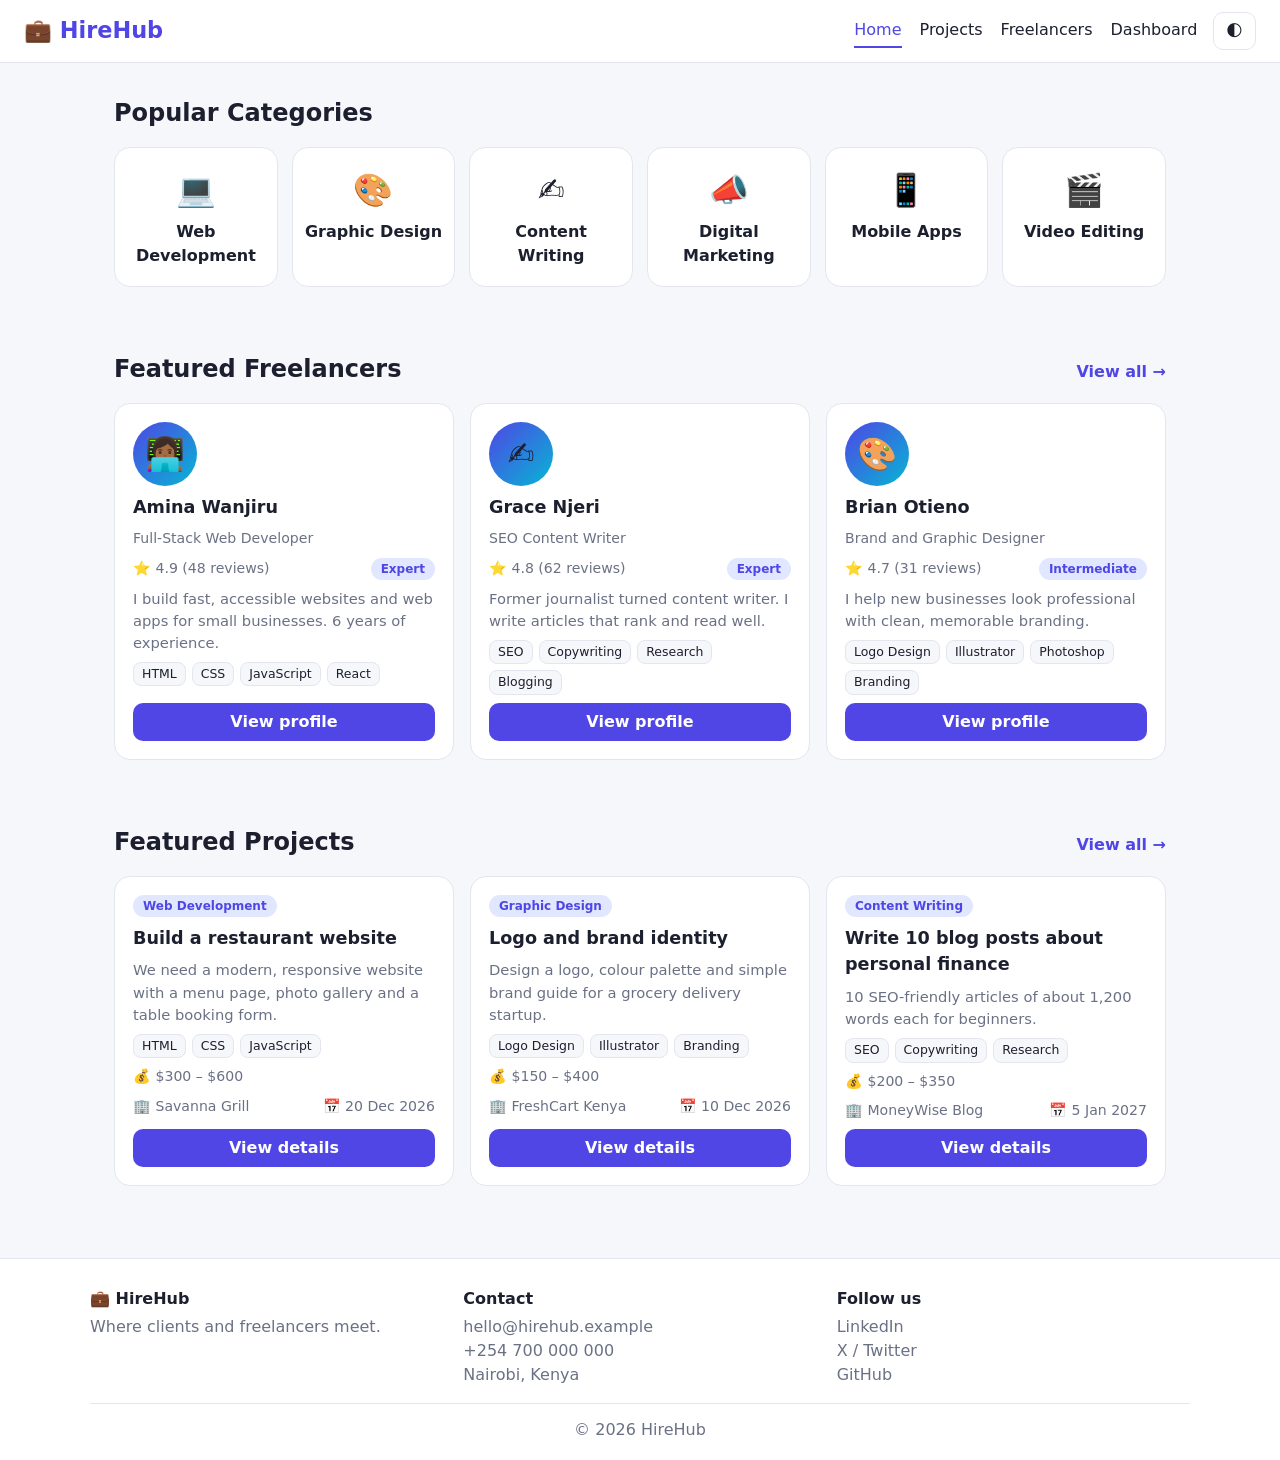
<file: index.html>
<!DOCTYPE html>
<html lang="en">
<head>
  <meta charset="utf-8">
  <meta name="viewport" content="width=device-width, initial-scale=1">
  <title>HireHub – Freelancing Marketplace</title>
  <link rel="stylesheet" href="css/style.css">
</head>
<body data-page="home">

  <div id="siteHeader"></div>

  <main>
    <section id="categories">
  <h2>Popular Categories</h2>
  <div class="cat-grid" id="categoryGrid"></div>
</section>

<section id="featuredFreelancers">
  <div class="section-head">
    <h2>Featured Freelancers</h2>
    <a href="freelancers.html">View all →</a>
  </div>
  <div class="grid" id="freelancerGrid"></div>
</section>

<section id="featuredProjects">
  <div class="section-head">
    <h2>Featured Projects</h2>
    <a href="projects.html">View all →</a>
  </div>
  <div class="grid" id="projectGrid"></div>
</section>
  </main>

  <div id="siteFooter"></div>

  <script src="js/layout.js"></script>
<script src="js/data.js"></script>
<script src="js/home.js"></script>
</body>
</html>
</file>
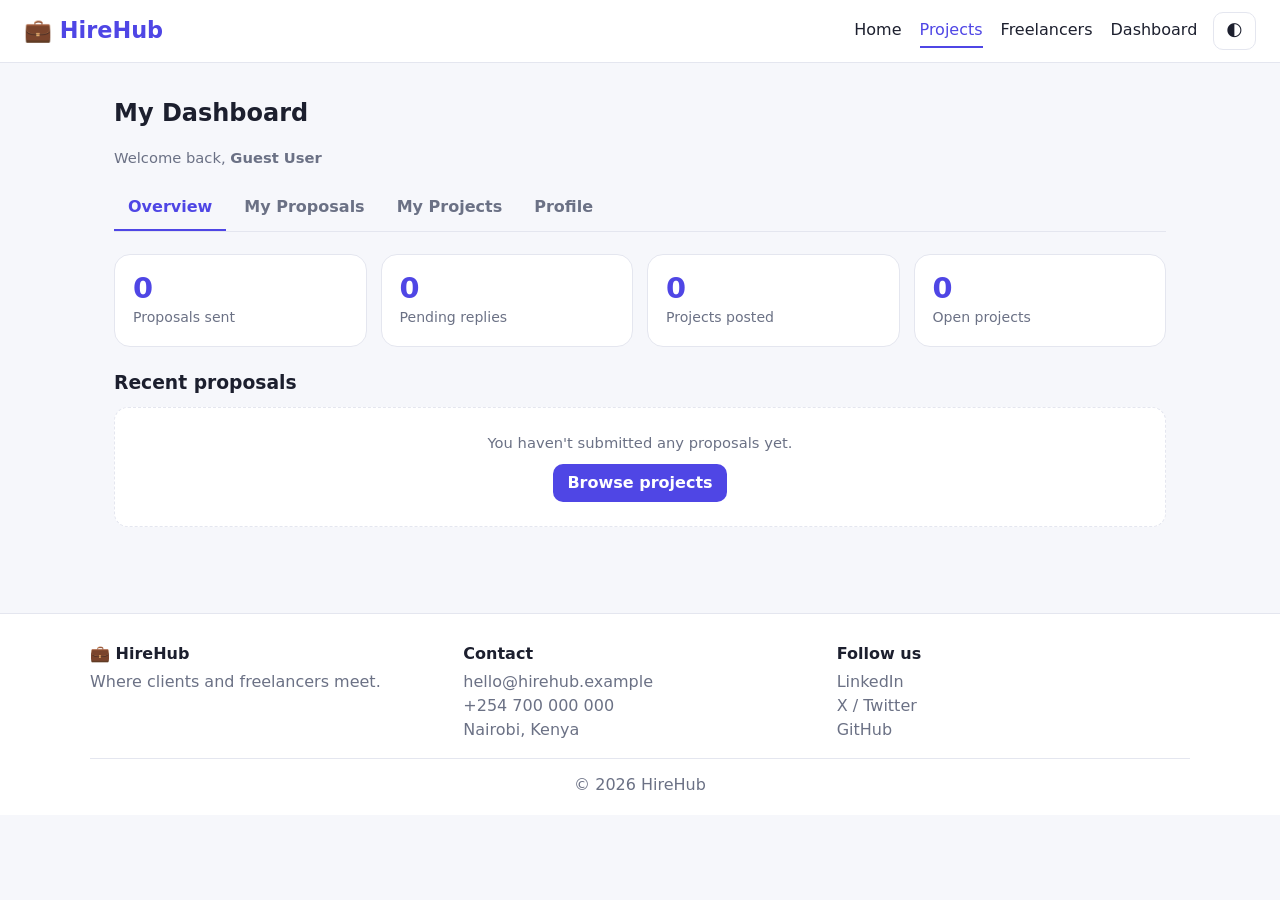
<file: dashboard.html>
<!DOCTYPE html>
<html lang="en">
<head>
  <meta charset="utf-8">
  <meta name="viewport" content="width=device-width, initial-scale=1">
  <title>Projects – HireHub</title>              <!-- change the title -->
  <link rel="stylesheet" href="css/style.css">
</head>
<body data-page="projects">                      <!-- projects / freelancers / dashboard -->

  <div id="siteHeader"></div>

  <main>
  <section>
    <h2>My Dashboard</h2>
    <p class="desc" id="dashSub"></p>

    <div class="tabs" id="tabs">
      <button class="tab active" data-tab="overview">Overview</button>
      <button class="tab" data-tab="proposals">My Proposals</button>
      <button class="tab" data-tab="posted">My Projects</button>
      <button class="tab" data-tab="profile">Profile</button>
    </div>

    <div id="tabContent"></div>
  </section>
</main>
  <div id="siteFooter"></div>

 <script src="js/layout.js"></script>
<script src="js/data.js"></script>
<script src="js/dashboard.js"></script>
</body>
</html>
</file>
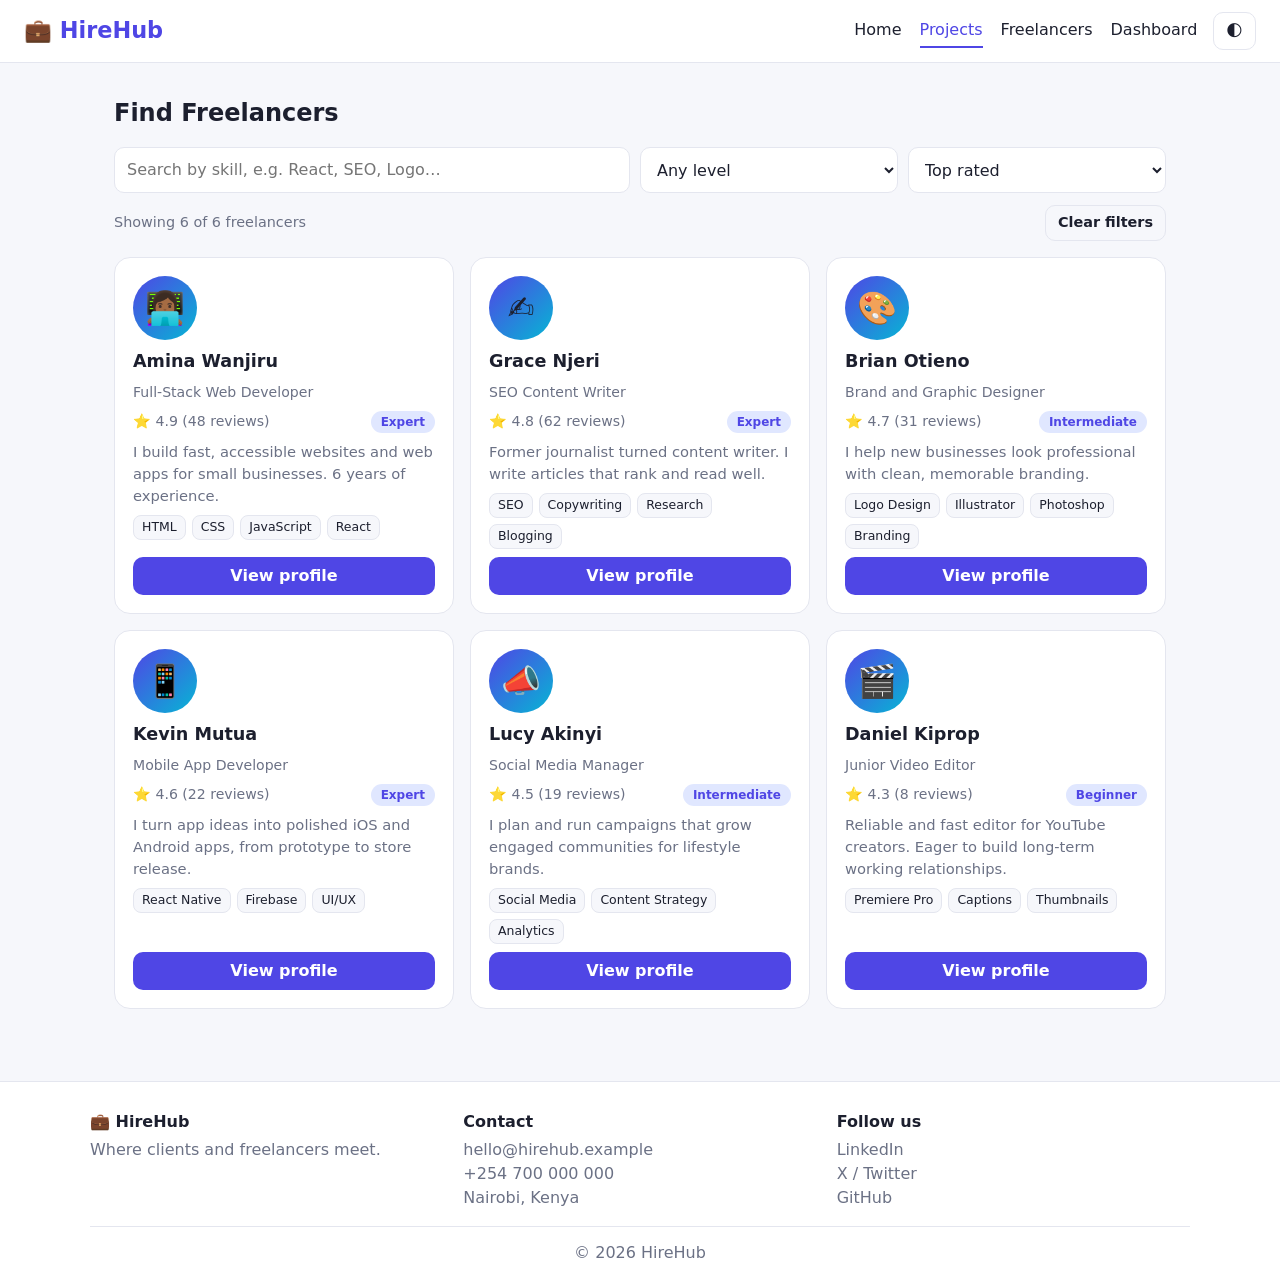
<file: freelancers.html>
<!DOCTYPE html>
<html lang="en">
<head>
  <meta charset="utf-8">
  <meta name="viewport" content="width=device-width, initial-scale=1">
  <title>Projects – HireHub</title>              <!-- change the title -->
  <link rel="stylesheet" href="css/style.css">
</head>
<body data-page="projects">                      <!-- projects / freelancers / dashboard -->

  <div id="siteHeader"></div>

 <main>
  <section>
    <h2>Find Freelancers</h2>

    <div class="toolbar three">
      <input type="text" id="skillSearch" placeholder="Search by skill, e.g. React, SEO, Logo…">

      <select id="levelFilter">
        <option value="all">Any level</option>
        <option value="Beginner">Beginner</option>
        <option value="Intermediate">Intermediate</option>
        <option value="Expert">Expert</option>
      </select>

      <select id="sortFreelancers">
        <option value="rating">Top rated</option>
        <option value="reviews">Most reviews</option>
      </select>
    </div>

    <div class="results-info">
      <span id="resultCount"></span>
      <button class="ghost small" id="clearFilters">Clear filters</button>
    </div>

    <div class="grid" id="freelancerGrid"></div>
  </section>
</main>

<!-- Profile pop-up -->
<div class="overlay" id="profileOverlay">
  <div class="modal-box" id="profileBox"></div>
</div>

  <div id="siteFooter"></div>

 <script src="js/layout.js"></script>
<script src="js/data.js"></script>
<script src="js/freelancers.js"></script>
</html>
</file>
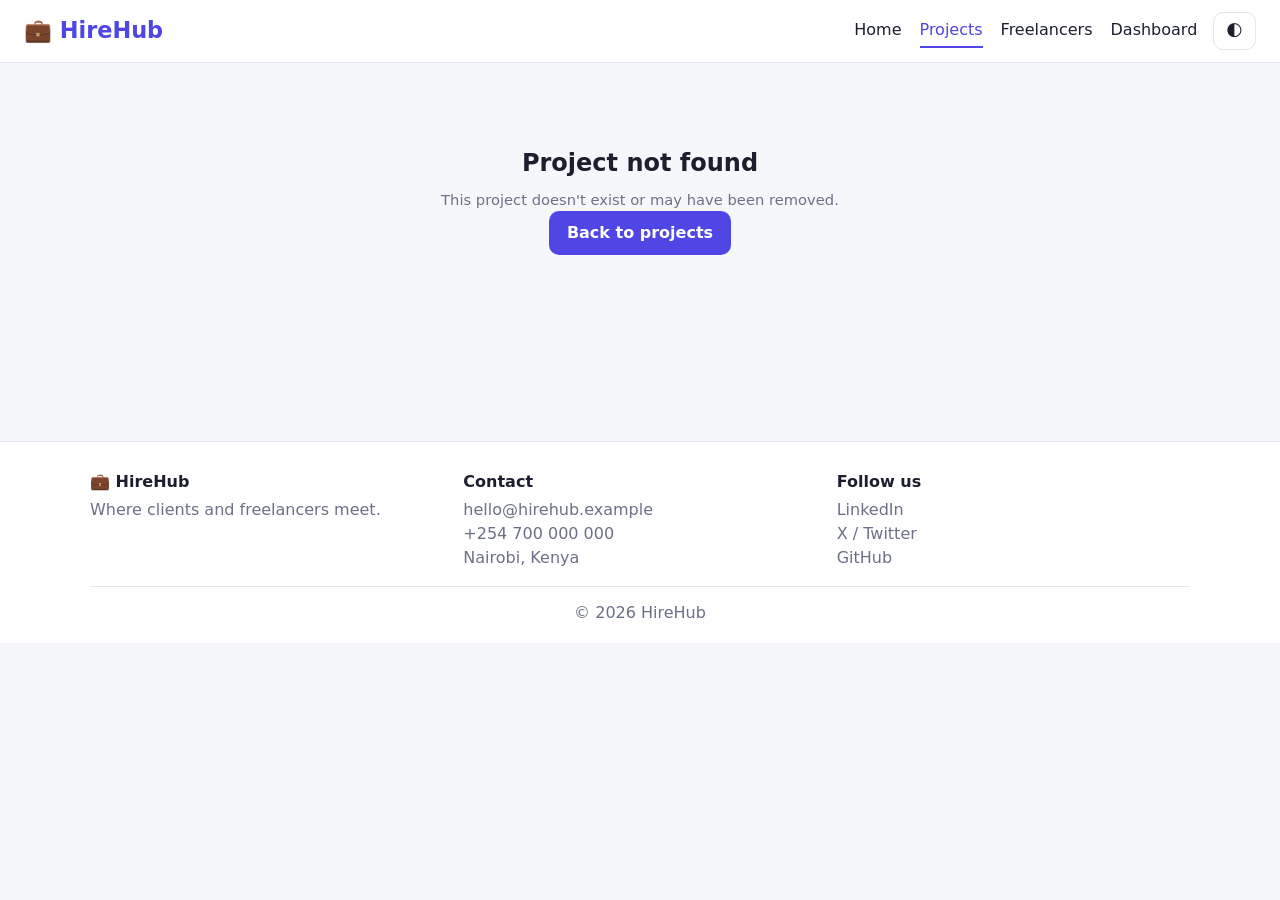
<file: project.html>
<!DOCTYPE html>
<html lang="en">
<head>
  <meta charset="utf-8">
  <meta name="viewport" content="width=device-width, initial-scale=1">
  <title>Projects – HireHub</title>              <!-- change the title -->
  <link rel="stylesheet" href="css/style.css">
</head>
<body data-page="projects">                      <!-- projects / freelancers / dashboard -->

  <div id="siteHeader"></div>

  <main>
  <section id="projectDetail"></section>

  <!-- Step 6 will build the proposal form here -->
  <section id="proposalSection"></section>
</main>

  <div id="siteFooter"></div>

 <script src="js/layout.js"></script>
<script src="js/data.js"></script>
<script src="js/project.js"></script>
</body>
</html>
</file>
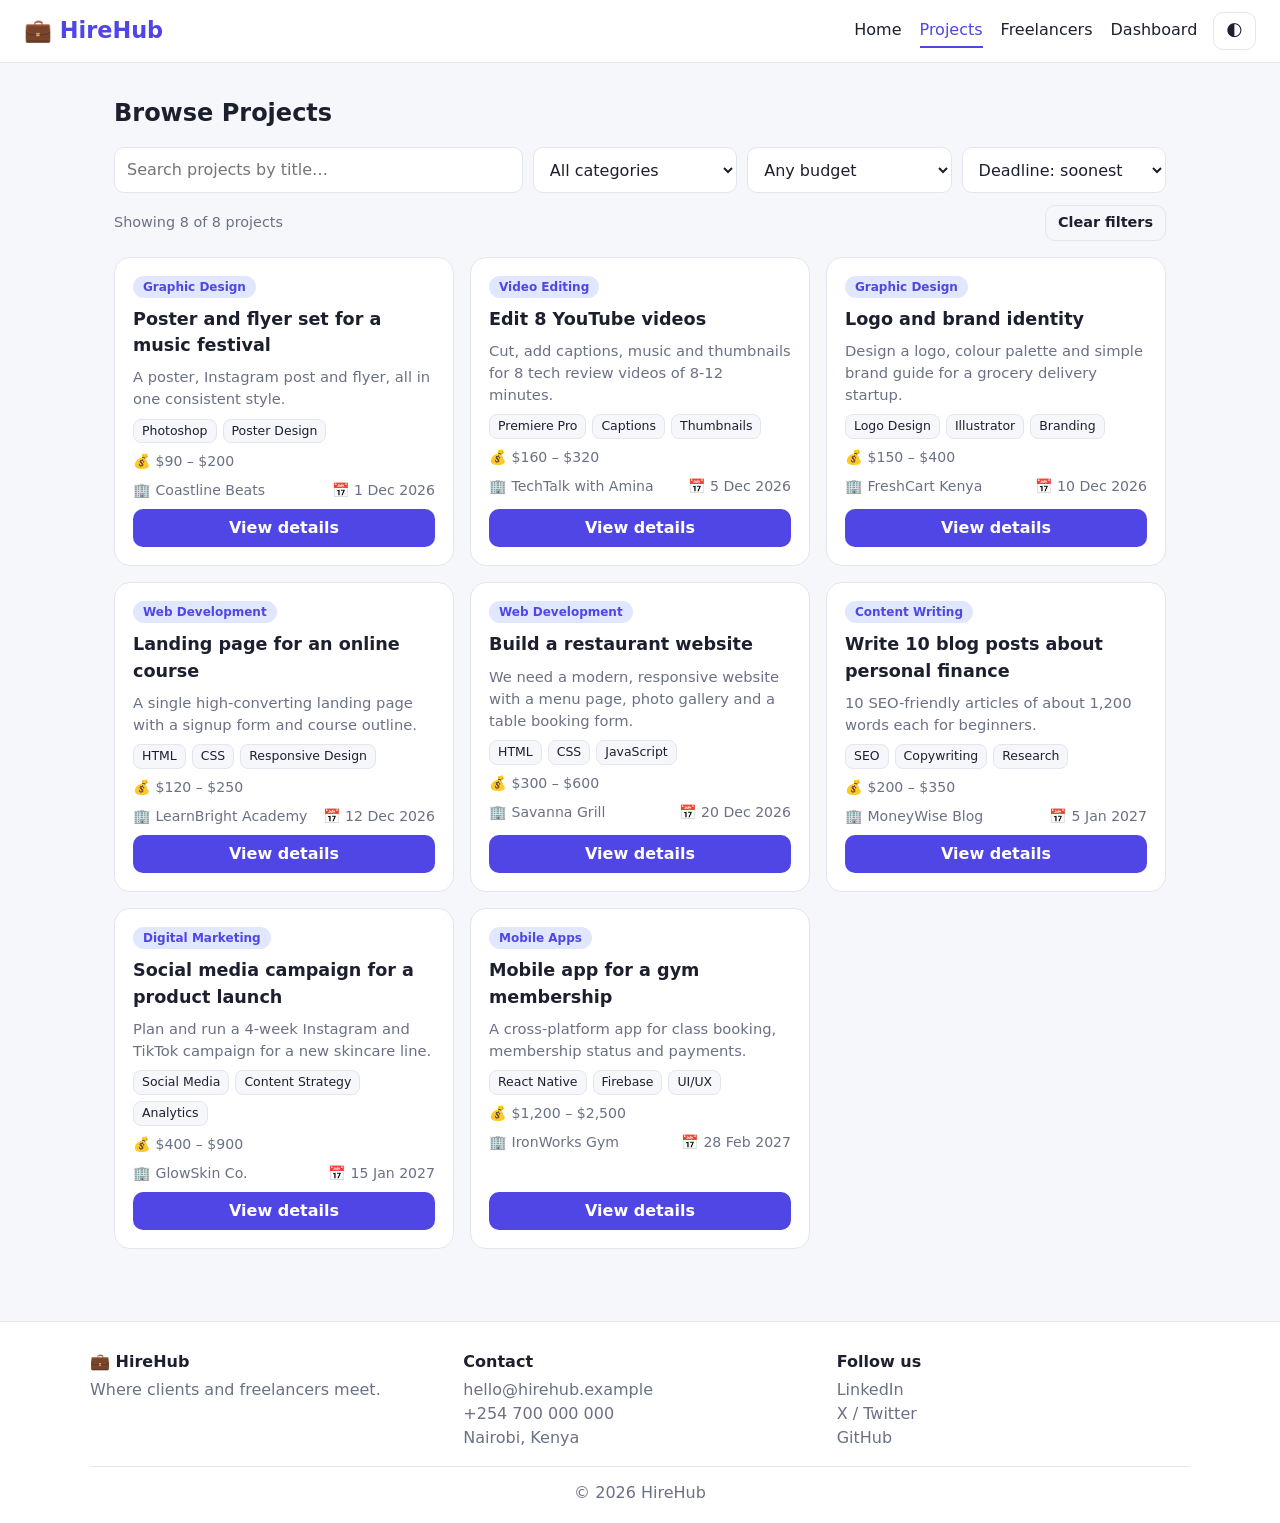
<file: projects.html>
<!DOCTYPE html>
<html lang="en">
<head>
  <meta charset="utf-8">
  <meta name="viewport" content="width=device-width, initial-scale=1">
  <title>Projects – HireHub</title>              <!-- change the title -->
  <link rel="stylesheet" href="css/style.css">
</head>
<body data-page="projects">                      <!-- projects / freelancers / dashboard -->

  <div id="siteHeader"></div>

 <main>
  <section>
    <h2>Browse Projects</h2>

    <div class="toolbar">
      <input type="text" id="projectSearch" placeholder="Search projects by title…">

      <select id="categoryFilter"></select>

      <select id="budgetFilter">
        <option value="all">Any budget</option>
        <option value="low">Up to $300</option>
        <option value="mid">$300 – $1,000</option>
        <option value="high">Over $1,000</option>
      </select>

      <select id="sortProjects">
        <option value="deadline">Deadline: soonest</option>
        <option value="budgetHigh">Budget: high to low</option>
        <option value="budgetLow">Budget: low to high</option>
      </select>
    </div>

    <div class="results-info">
      <span id="resultCount"></span>
      <button class="ghost small" id="clearFilters">Clear filters</button>
    </div>

    <div class="grid" id="projectGrid"></div>
  </section>
</main> 
  <div id="siteFooter"></div>

 <script src="js/layout.js"></script>
<script src="js/data.js"></script>
<script src="js/projects.js"></script>
</body>
</html>
</file>
<file: css/style.css>
/* ---------- 1. Variables (change colors in one place) ---------- */
:root {
  --bg: #f6f7fb;
  --surface: #ffffff;
  --text: #1c1f2e;
  --muted: #6b7185;
  --brand: #4f46e5;
  --brand-2: #06b6d4;
  --line: #e4e6ef;
}

/* ---------- 2. Reset and base ---------- */
* {
  box-sizing: border-box;
  margin: 0;
  padding: 0;
}

html {
  scroll-behavior: smooth;
  scroll-padding-top: 70px;   /* so the sticky navbar doesn't cover headings */
}

body {
  font-family: system-ui, -apple-system, "Segoe UI", Roboto, sans-serif;
  background: var(--bg);
  color: var(--text);
  line-height: 1.5;
}

a {
  text-decoration: none;
  color: inherit;
}

/* ---------- 3. Buttons ---------- */
.btn,
button {
  font: inherit;
  cursor: pointer;
  border: 0;
  border-radius: 10px;
  padding: 10px 18px;
  background: var(--brand);
  color: #fff;
  font-weight: 600;
  display: inline-block;
}

.btn:hover,
button:hover {
  opacity: 0.9;
}

/* ---------- 4. Navbar ---------- */
.navbar {
  position: sticky;
  top: 0;
  z-index: 50;
  display: flex;
  align-items: center;
  gap: 16px;
  padding: 12px 24px;
  background: var(--surface);
  border-bottom: 1px solid var(--line);
}

.logo {
  font-size: 1.4rem;
  font-weight: 800;
  color: var(--brand);
}

.navbar nav {
  display: flex;
  gap: 18px;
  margin-left: auto;   /* pushes the links to the right */
}

.navbar nav a {
  font-weight: 500;
  padding: 4px 0;
  border-bottom: 2px solid transparent;
}

.navbar nav a:hover {
  color: var(--brand);
}

.navbar nav a.active {   /* the page you are on */
  color: var(--brand);
  border-bottom-color: var(--brand);
}

/* ---------- 5. Page sections ---------- */
main section {
  max-width: 1100px;
  margin: 0 auto;
  padding: 32px 24px;
}

main section h2 {
  margin-bottom: 16px;
  font-size: 1.5rem;
}

/* ---------- 6. Hero ---------- */
.hero {
  max-width: none;   /* let the background span the full width */
  text-align: center;
  padding: 80px 24px;
  background: linear-gradient(135deg, var(--brand), var(--brand-2));
  color: #fff;
}

.hero h1 {
  font-size: clamp(2rem, 5vw, 3.2rem);   /* scales with screen size */
  line-height: 1.15;
  max-width: 750px;
  margin: 0 auto 12px;
}

.hero p {
  max-width: 600px;
  margin: 0 auto 22px;
  font-size: 1.1rem;
}

.hero .btn {
  background: #fff;
  color: var(--brand);
  margin: 4px;
}

.hero .btn-light {
  background: transparent;
  color: #fff;
  border: 2px solid #fff;
}

/* ---------- 7. Footer ---------- */
footer {
  margin-top: 40px;
  padding: 28px 24px 18px;
  background: var(--surface);
  border-top: 1px solid var(--line);
  color: var(--muted);
}

.footer-grid {
  max-width: 1100px;
  margin: 0 auto 16px;
  display: grid;
  gap: 20px;
  grid-template-columns: repeat(auto-fit, minmax(200px, 1fr));
}

.footer-grid strong {
  display: block;
  color: var(--text);
  margin-bottom: 4px;
}

.footer-grid a {
  display: block;
}

.footer-grid a:hover {
  color: var(--brand);
}

footer .copy {
  max-width: 1100px;
  margin: 0 auto;
  border-top: 1px solid var(--line);
  padding-top: 14px;
  text-align: center;
}
/* ---------- 9. Cards, grids, tags (Step 3) ---------- */
.grid {
  display: grid;
  gap: 16px;
  grid-template-columns: repeat(auto-fill, minmax(280px, 1fr));
}

.card {
  background: var(--surface);
  border: 1px solid var(--line);
  border-radius: 16px;
  padding: 18px;
  display: flex;
  flex-direction: column;
  gap: 8px;
}

.card h3 {
  font-size: 1.1rem;
}

.card .btn {
  margin-top: auto;      /* pushes the button to the bottom of every card */
  text-align: center;
}

.btn.small {
  padding: 7px 14px;
}

.desc {
  font-size: 0.92rem;
  color: var(--muted);
}

.meta {
  display: flex;
  justify-content: space-between;
  gap: 8px;
  flex-wrap: wrap;
  color: var(--muted);
  font-size: 0.88rem;
}

.badge {
  align-self: flex-start;
  background: #e0e7ff;
  color: var(--brand);
  font-size: 0.75rem;
  font-weight: 600;
  padding: 2px 10px;
  border-radius: 99px;
}

.tags {
  display: flex;
  flex-wrap: wrap;
  gap: 6px;
}

.tag {
  background: var(--bg);
  border: 1px solid var(--line);
  border-radius: 8px;
  padding: 2px 8px;
  font-size: 0.78rem;
}

.avatar {
  width: 64px;
  height: 64px;
  border-radius: 50%;
  background: linear-gradient(135deg, var(--brand), var(--brand-2));
  display: grid;
  place-items: center;
  font-size: 2rem;
}

.section-head {
  display: flex;
  justify-content: space-between;
  align-items: baseline;
  margin-bottom: 16px;
}

.section-head h2 {
  margin: 0;
}

.section-head a {
  color: var(--brand);
  font-weight: 600;
}

.cat-grid {
  display: grid;
  gap: 14px;
  grid-template-columns: repeat(auto-fit, minmax(150px, 1fr));
}

.cat-card {
  background: var(--surface);
  border: 1px solid var(--line);
  border-radius: 16px;
  padding: 18px 10px;
  text-align: center;
  display: flex;
  flex-direction: column;
  gap: 6px;
  transition: transform 0.15s, border-color 0.15s;
}

.cat-card:hover {
  transform: translateY(-3px);
  border-color: var(--brand);
}

.cat-emoji {
  font-size: 2rem;
}

/* ---------- 13. Freelancers page and profile pop-up (Step 7) ---------- */
.toolbar.three {
  grid-template-columns: 2fr 1fr 1fr;
}

.overlay {
  position: fixed;
  inset: 0;
  background: rgba(0, 0, 0, 0.5);
  display: none;
  align-items: center;
  justify-content: center;
  z-index: 100;
}

.overlay.show {
  display: flex;
}

.modal-box {
  background: var(--surface);
  width: min(560px, 94%);
  max-height: 90vh;
  overflow-y: auto;
  border-radius: 16px;
  padding: 18px 22px 24px;
}

.modal-box h3 {
  margin: 18px 0 6px;
}

.drawer-head {
  display: flex;
  justify-content: space-between;
  align-items: center;
}

.profile-head {
  display: flex;
  align-items: center;
  gap: 16px;
}

.profile-head .avatar {
  width: 80px;
  height: 80px;
  font-size: 2.4rem;
  flex-shrink: 0;
}

.profile-head .meta {
  justify-content: flex-start;
  gap: 12px;
  margin-top: 4px;
}

.portfolio {
  list-style: none;
  display: grid;
  gap: 6px;
}

.portfolio li {
  background: var(--bg);
  border: 1px solid var(--line);
  border-radius: 10px;
  padding: 8px 12px;
  font-size: 0.92rem;
}

.review {
  border-bottom: 1px solid var(--line);
  padding: 8px 0;
}

.stars {
  color: #f59e0b;
  letter-spacing: 1px;
}

/* ---------- 14. Dashboard (Step 8) ---------- */
.tabs {
  display: flex;
  gap: 4px;
  border-bottom: 1px solid var(--line);
  margin: 16px 0 22px;
  overflow-x: auto;
}

.tab {
  background: transparent;
  color: var(--muted);
  border-radius: 0;
  border-bottom: 2px solid transparent;
  padding: 10px 14px;
  white-space: nowrap;
}

.tab.active {
  color: var(--brand);
  border-bottom-color: var(--brand);
}

.dash-h {
  margin: 22px 0 10px;
}

.stats {
  display: grid;
  gap: 14px;
  grid-template-columns: repeat(auto-fit, minmax(150px, 1fr));
}

.stat-card {
  background: var(--surface);
  border: 1px solid var(--line);
  border-radius: 16px;
  padding: 18px;
  display: flex;
  flex-direction: column;
  gap: 2px;
}

.stat-card strong {
  font-size: 1.8rem;
  color: var(--brand);
  line-height: 1.1;
}

.stat-card span {
  color: var(--muted);
  font-size: 0.88rem;
}

.list-row {
  display: flex;
  justify-content: space-between;
  align-items: center;
  gap: 14px;
  background: var(--surface);
  border: 1px solid var(--line);
  border-radius: 14px;
  padding: 14px 16px;
  margin-bottom: 10px;
}

.list-row a strong:hover {
  color: var(--brand);
}

.row-actions {
  display: flex;
  align-items: center;
  gap: 8px;
  flex-wrap: wrap;
  justify-content: flex-end;
}

.row-actions select {
  width: auto;
  padding: 5px 8px;
}

.pill {
  font-size: 0.78rem;
  font-weight: 600;
  padding: 2px 10px;
  border-radius: 99px;
  white-space: nowrap;
}

.pill.pending     { background: #fef3c7; color: #b45309; }
.pill.open        { background: #d9f3e4; color: #1b8a4b; }
.pill.in-progress { background: #dbeafe; color: #1d4ed8; }
.pill.completed   { background: #e0e7ff; color: #4f46e5; }

.empty-box {
  background: var(--surface);
  border: 1px dashed var(--line);
  border-radius: 14px;
  padding: 24px;
  text-align: center;
  margin-bottom: 14px;
}

.empty-box .btn {
  margin-top: 10px;
}@media (max-width: 700px) {
  .stats {
    grid-template-columns: 1fr 1fr;
  }
}

.flash {
  background: #d9f3e4;
  color: #1b8a4b;
  border-radius: 10px;
  padding: 10px 14px;
  margin-bottom: 16px;
  font-weight: 600;
}

.form-card.wide {
  max-width: none;
  margin-top: 24px;
}

.two-col {
  display: grid;
  gap: 14px;
  grid-template-columns: 1fr 1fr;
}
  .list-row {
    flex-direction: column;
    align-items: flex-start;
  }

  .row-actions {
    justify-content: flex-start;
  }

  .two-col {
    grid-template-columns: 1fr;
  }
  /* ---------- 15. Dark mode and polish (Step 9) ---------- */

/* Colours that were hard-coded earlier now become variables */
:root {
  --badge-bg: #e0e7ff;
  --ok-bg: #d9f3e4;
  --ok-text: #1b8a4b;
  --bad-bg: #fbdcd8;
  --bad-text: #c0392b;
  --warn-bg: #fef3c7;
  --warn-text: #b45309;
  --info-bg: #dbeafe;
  --info-text: #1d4ed8;
}

:root[data-theme="dark"] {
  --bg: #0f1120;
  --surface: #1a1d33;
  --text: #eceefa;
  --muted: #a3a8c3;
  --brand: #6366f1;
  --line: #2e3250;
  --badge-bg: #2b2f63;
  --ok-bg: #12382a;
  --ok-text: #6ee7a8;
  --bad-bg: #4a1f1b;
  --bad-text: #ff9d92;
  --warn-bg: #4a3a12;
  --warn-text: #fcd34d;
  --info-bg: #1b2b55;
  --info-text: #93c5fd;
  color-scheme: dark;
}

/* Re-point the earlier hard-coded colours to the variables */
.badge                { background: var(--badge-bg); }
.status.open          { background: var(--ok-bg);   color: var(--ok-text); }
.status.closed        { background: var(--bad-bg);  color: var(--bad-text); }
.pill.pending         { background: var(--warn-bg); color: var(--warn-text); }
.pill.open            { background: var(--ok-bg);   color: var(--ok-text); }
.pill.in-progress     { background: var(--info-bg); color: var(--info-text); }
.pill.completed       { background: var(--badge-bg); color: var(--brand); }
.flash                { background: var(--ok-bg);   color: var(--ok-text); }
.error                { color: var(--bad-text); }

:root[data-theme="dark"] .badge,
:root[data-theme="dark"] .pill.completed {
  color: #c7ccff;
}

/* Mobile menu button is hidden on desktop */
.menu-toggle {
  display: none;
}

/* Long words in titles should wrap instead of pushing the page sideways */
.card h3,
.detail-main h1,
.list-row strong {
  overflow-wrap: anywhere;
}

/* Keyboard users get a visible focus ring on links and buttons */
a:focus-visible,
button:focus-visible {
  outline: 2px solid var(--brand);
  outline-offset: 2px;
}

/* ---------- 16. Mobile (keep this LAST) ---------- */
@media (max-width: 700px) {

  /* Navbar: logo, theme button and ☰ on one row; links drop down */
  .navbar {
    padding: 10px 16px;
    gap: 8px;
  }

  .navbar #themeBtn {
    margin-left: auto;
  }

  .menu-toggle {
    display: inline-block;
  }

  .navbar nav {
    display: none;
    position: absolute;
    top: 100%;
    left: 0;
    right: 0;
    flex-direction: column;
    gap: 0;
    margin-left: 0;
    padding: 6px 16px 12px;
    background: var(--surface);
    border-bottom: 1px solid var(--line);
  }

  .navbar nav.open {
    display: flex;
  }

  .navbar nav a {
    padding: 12px 0;
    border-bottom: 1px solid var(--line);
  }

  .navbar nav a.active {
    border-bottom-color: var(--brand);
  }

  /* Spacing */
  .hero {
    padding: 50px 16px;
  }

  main section {
    padding: 24px 16px;
  }

  /* Filters: search on its own row, dropdowns two per row */
  .toolbar,
  .toolbar.three {
    grid-template-columns: 1fr 1fr;
  }

  .toolbar input[type="text"] {
    grid-column: 1 / -1;
  }

  /* Project details: sidebar goes under the content */
  .detail-layout {
    grid-template-columns: 1fr;
  }

  .detail-side {
    position: static;
  }

  /* Dashboard rows and the post form */
  .list-row {
    flex-direction: column;
    align-items: flex-start;
  }

  .row-actions {
    justify-content: flex-start;
  }

  .two-col {
    grid-template-columns: 1fr;
  }
}

/* ---------- 12. Proposal form (Step 6) ---------- */
.form-card {
  max-width: 640px;
  margin: 0 auto;
  background: var(--surface);
  border: 1px solid var(--line);
  border-radius: 16px;
  padding: 24px;
}

.form-card h2 {
  margin-bottom: 4px;
}

.form-card label {
  display: block;
  font-weight: 600;
  font-size: 0.9rem;
  margin: 14px 0 4px;
}

.form-card input,
.form-card textarea {
  font: inherit;
  width: 100%;
  padding: 10px 12px;
  border: 1px solid var(--line);
  border-radius: 10px;
  background: var(--surface);
  color: var(--text);
}

.form-card input:focus,
.form-card textarea:focus {
  outline: 2px solid var(--brand);
  outline-offset: 1px;
}

.form-card textarea {
  resize: vertical;
}

.error {
  color: #c0392b;
  font-size: 0.82rem;
  min-height: 1.2em;
}

.row-between {
  display: flex;
  justify-content: space-between;
  gap: 10px;
  align-items: flex-start;
}

.row-between .desc {
  font-size: 0.8rem;
  white-space: nowrap;
}

.center-text {
  text-align: center;
}

.success-icon {
  font-size: 3rem;
}

.form-card .btn {
  margin: 14px 4px 0;
}

.btn.ghost {
  background: transparent;
  color: var(--text);
  border: 1px solid var(--line);
}
/* ---------- 10. Toolbar and filters (Step 4) ---------- */
.toolbar {
  display: grid;
  gap: 10px;
  grid-template-columns: 2fr 1fr 1fr 1fr;
  margin-bottom: 12px;
}

input[type="text"],
select {
  font: inherit;
  width: 100%;
  padding: 10px 12px;
  border: 1px solid var(--line);
  border-radius: 10px;
  background: var(--surface);
  color: var(--text);
}

input[type="text"]:focus,
select:focus {
  outline: 2px solid var(--brand);
  outline-offset: 1px;
}

.results-info {
  display: flex;
  justify-content: space-between;
  align-items: center;
  margin-bottom: 16px;
  color: var(--muted);
  font-size: 0.9rem;
}

button.small {
  padding: 6px 12px;
}

button.ghost {
  background: transparent;
  color: var(--text);
  border: 1px solid var(--line);
}

.empty {
  color: var(--muted);
  padding: 20px;
}
/* ---------- 11. Project details page (Step 5) ---------- */
.back {
  display: inline-block;
  margin-bottom: 16px;
  color: var(--brand);
  font-weight: 600;
}

.detail-layout {
  display: grid;
  gap: 24px;
  grid-template-columns: 2fr 1fr;
  align-items: start;
}

.detail-main {
  background: var(--surface);
  border: 1px solid var(--line);
  border-radius: 16px;
  padding: 24px;
}

.detail-main h1 {
  font-size: clamp(1.5rem, 3vw, 2rem);
  line-height: 1.2;
  margin: 10px 0 6px;
}

.detail-main h3 {
  margin: 22px 0 6px;
}

.detail-side {
  display: grid;
  gap: 16px;
  position: sticky;
  top: 80px;               /* stays in view under the navbar while scrolling */
}

.stat {
  display: flex;
  justify-content: space-between;
  gap: 10px;
  padding: 8px 0;
  border-bottom: 1px solid var(--line);
  font-size: 0.92rem;
}

.stat span {
  color: var(--muted);
}

.btn.block,
button.block {
  display: block;
  width: 100%;
  text-align: center;
  margin-top: 12px;
}

.status {
  font-weight: 600;
  padding: 1px 8px;
  border-radius: 99px;
  font-size: 0.8rem;
}

.status.open   { background: #d9f3e4; color: #1b8a4b; }
.status.closed { background: #fbdcd8; color: #c0392b; }

.client-row {
  display: flex;
  align-items: center;
  gap: 12px;
  margin: 8px 0;
}

.avatar.small {
  width: 44px;
  height: 44px;
  font-size: 1.1rem;
  font-weight: 700;
  color: #fff;
  flex-shrink: 0;
}

.not-found {
  text-align: center;
  padding: 50px 20px;
}

.not-found h2 {
  margin-bottom: 8px;
}

button:disabled {
  opacity: 0.45;
  cursor: not-allowed;
}
</file>
